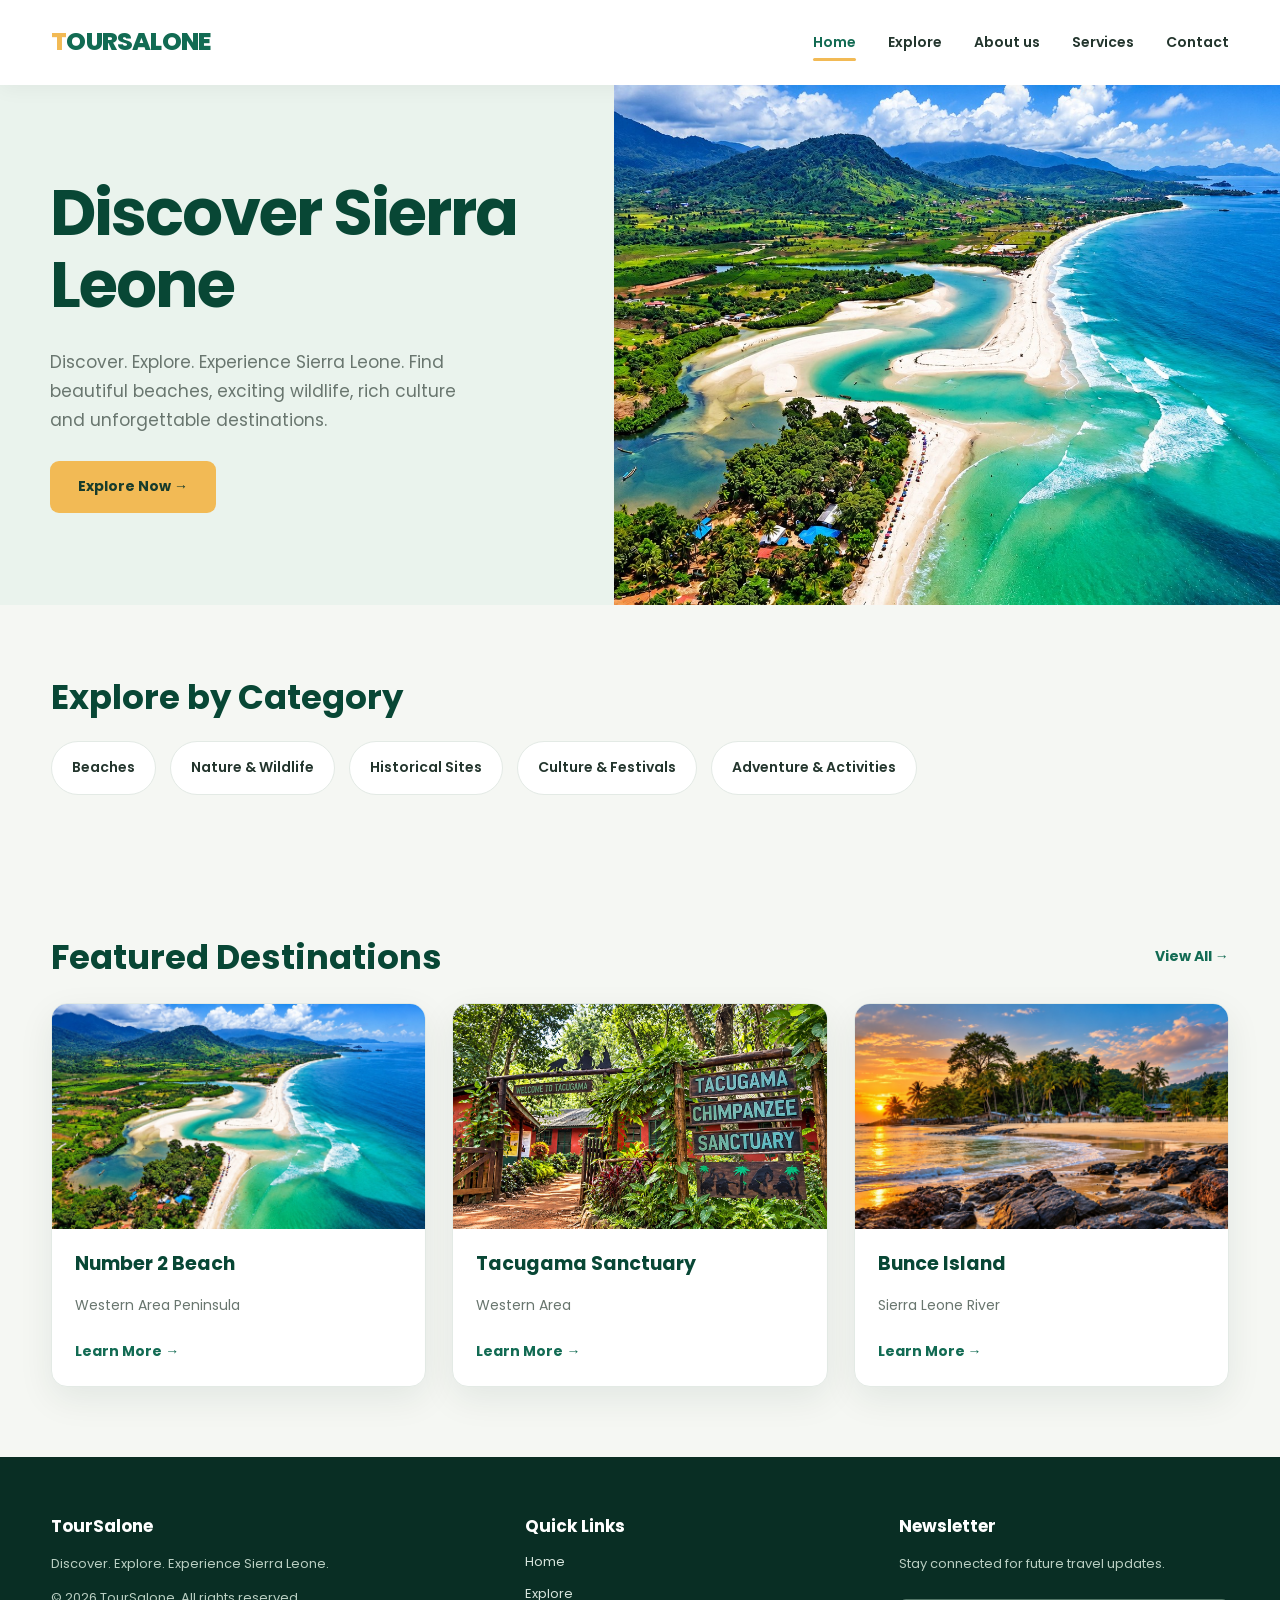
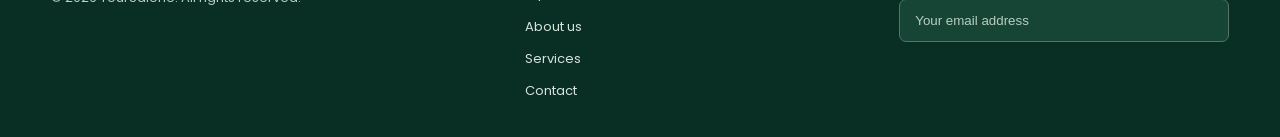
<file: index.html>
<!DOCTYPE html>
<html lang="en">

<head>
  <meta charset="UTF-8">
  <meta name="viewport" content="width=device-width, initial-scale=1.0">

  <title>TourSalone | Discover Sierra Leone</title>

  <!-- We use Poppins to give the website a clean, modern look. -->
  <link rel="preconnect" href="https://fonts.googleapis.com">
  <link rel="preconnect" href="https://fonts.gstatic.com" crossorigin>

  <link href="https://fonts.googleapis.com/css2?family=Poppins:wght@400;500;600;700;800&display=swap" rel="stylesheet">

  <link rel="stylesheet" href="style.css">
</head>

<body>


  <!--  NAVIGATION HEADER-->

  <header>
    <div class="container navbar">

      <a class="logo" href="index.html">
        TOURSALONE
      </a>

      <nav aria-label="Main navigation">

        <a class="active" href="index.html" aria-current="page">
          Home
        </a>

        <a href="explore.html">
          Explore
        </a>

        <a href="about.html">
          About us
        </a>

        <a href="services.html">
          Services</a>
        <a href="contact.html">
          Contact
        </a>

      </nav>
    </div>
  </header>


  <!-- Everything between main tags is the main
       information visitors came to see. -->
  <main>

    <!-- HOME HERO SECTION-->

    <section class="home-hero" aria-labelledby="hero-title">

      <div class="hero-text">

        <h1 id="hero-title">
          Discover Sierra Leone
        </h1>

        <p>
          Discover. Explore. Experience Sierra Leone.
          Find beautiful beaches, exciting wildlife,
          rich culture and unforgettable destinations.
        </p>

        <!-- This button opens our Explore page. -->
        <a class="btn" href="explore.html">
          Explore Now →
        </a>

      </div>

      <!-- hero image. -->
      <div class="hero-image">

        <img src="images/number2.jpg" >

      </div>

    </section>


    <!--  EXPLORE BY CATEGORY-->

    <section class="categories-section" aria-labelledby="category-title">

      <div class="container">

        <h2 class="section-title" id="category-title">
          Explore by Category
        </h2>

        <div class="category-row">

          <!-- Each category points to its matching
               section on the Explore page. -->

          <a class="category-link" href="explore.html#beaches">
            Beaches
          </a>

          <a class="category-link" href="explore.html#wildlife">
            Nature &amp; Wildlife
          </a>

          <a class="category-link" href="explore.html#history">
            Historical Sites
          </a>

          <a class="category-link" href="explore.html#culture">
            Culture &amp; Festivals
          </a>

          <a class="category-link" href="explore.html#adventure">
            Adventure &amp; Activities
          </a>

        </div>

      </div>
    </section>


    <!-- FEATURED DESTINATIONS-->

    <section class="featured-section" aria-labelledby="featured-title">

      <div class="container">
        <div class="featured-heading">

          <h2 class="section-title" id="featured-title">
            Featured Destinations
          </h2>

          <!-- Visitors can open the full destination list. -->
          <a class="view-all" href="explore.html">
            View All →
          </a>

        </div>


        <div class="destination-grid">

          <!-- DESTINATION 1: NUMBER TWO BEACH -->

          <article class="destination-card">

            <img src="images/number2.jpg" alt="Number 2 Beach with white sand and turquoise water" loading="lazy">

            <div class="destination-info">

              <h3>
                Number 2 Beach
              </h3>

              <p>
                Western Area Peninsula
              </p>

              <!-- This link needs a matching ID
                   inside explore.html. -->
              <a href="explore.html#river-number-two">
                Learn More →
              </a>

            </div>

          </article>


          <!--TACUGAMA SANCTUARY -->

          <article class="destination-card">

            <img src="images/tacugama.jpg" alt="Entrance to Tacugama Chimpanzee Sanctuary" loading="lazy">

            <div class="destination-info">

              <h3>
                Tacugama Sanctuary
              </h3>

              <p>
                Western Area
              </p>

              <a href="explore.html#tacugama">
                Learn More →
              </a>

            </div>

          </article>


          <!-- DESTINATION 3: BUNCE ISLAND -->

          <article class="destination-card">

            <img src="images/bunce-island.jpg" alt="Historic Bunce Island in Sierra Leone" loading="lazy">

            <div class="destination-info">

              <h3>
                Bunce Island
              </h3>

              <p>
                Sierra Leone River
              </p>

              <a href="explore.html#bunce-island">
                Learn More →
              </a>

            </div>

          </article>

        </div>

      </div>
    </section>

  </main>


  <!--FOOTER-->

  <footer>

    <div class="container footer-grid">

      <div class="footer-brand">

        <strong>
          TourSalone
        </strong>

        <p class="footer-note">
          Discover. Explore. Experience Sierra Leone.
        </p>

        <p class="footer-note">
          © 2026 TourSalone. All rights reserved.
        </p>

      </div>


      <!-- Second column: links to the other pages. -->
      <div class="footer-links">

        <strong>
          Quick Links
        </strong>

        <a href="index.html">Home</a>
        <a href="explore.html">Explore</a>
        <a href="about.html">About us</a>
        <a href="services.html">Services</a>
        <a href="contact.html">Contact</a>

      </div>


      <!-- Third column: newsletter preview. We have not connected this to a database
           or email service, so the input is disabled.
           This avoids making visitors think their
           email address has been submitted. -->
      <div class="newsletter">

        <strong>
          Newsletter
        </strong>

        <p class="footer-note">
          Stay connected for future travel updates.
        </p>

        <input type="email" placeholder="Your email address" aria-label="Newsletter email address" disabled>


      </div>

    </div>

  </footer>

</body>

</html>
</file>
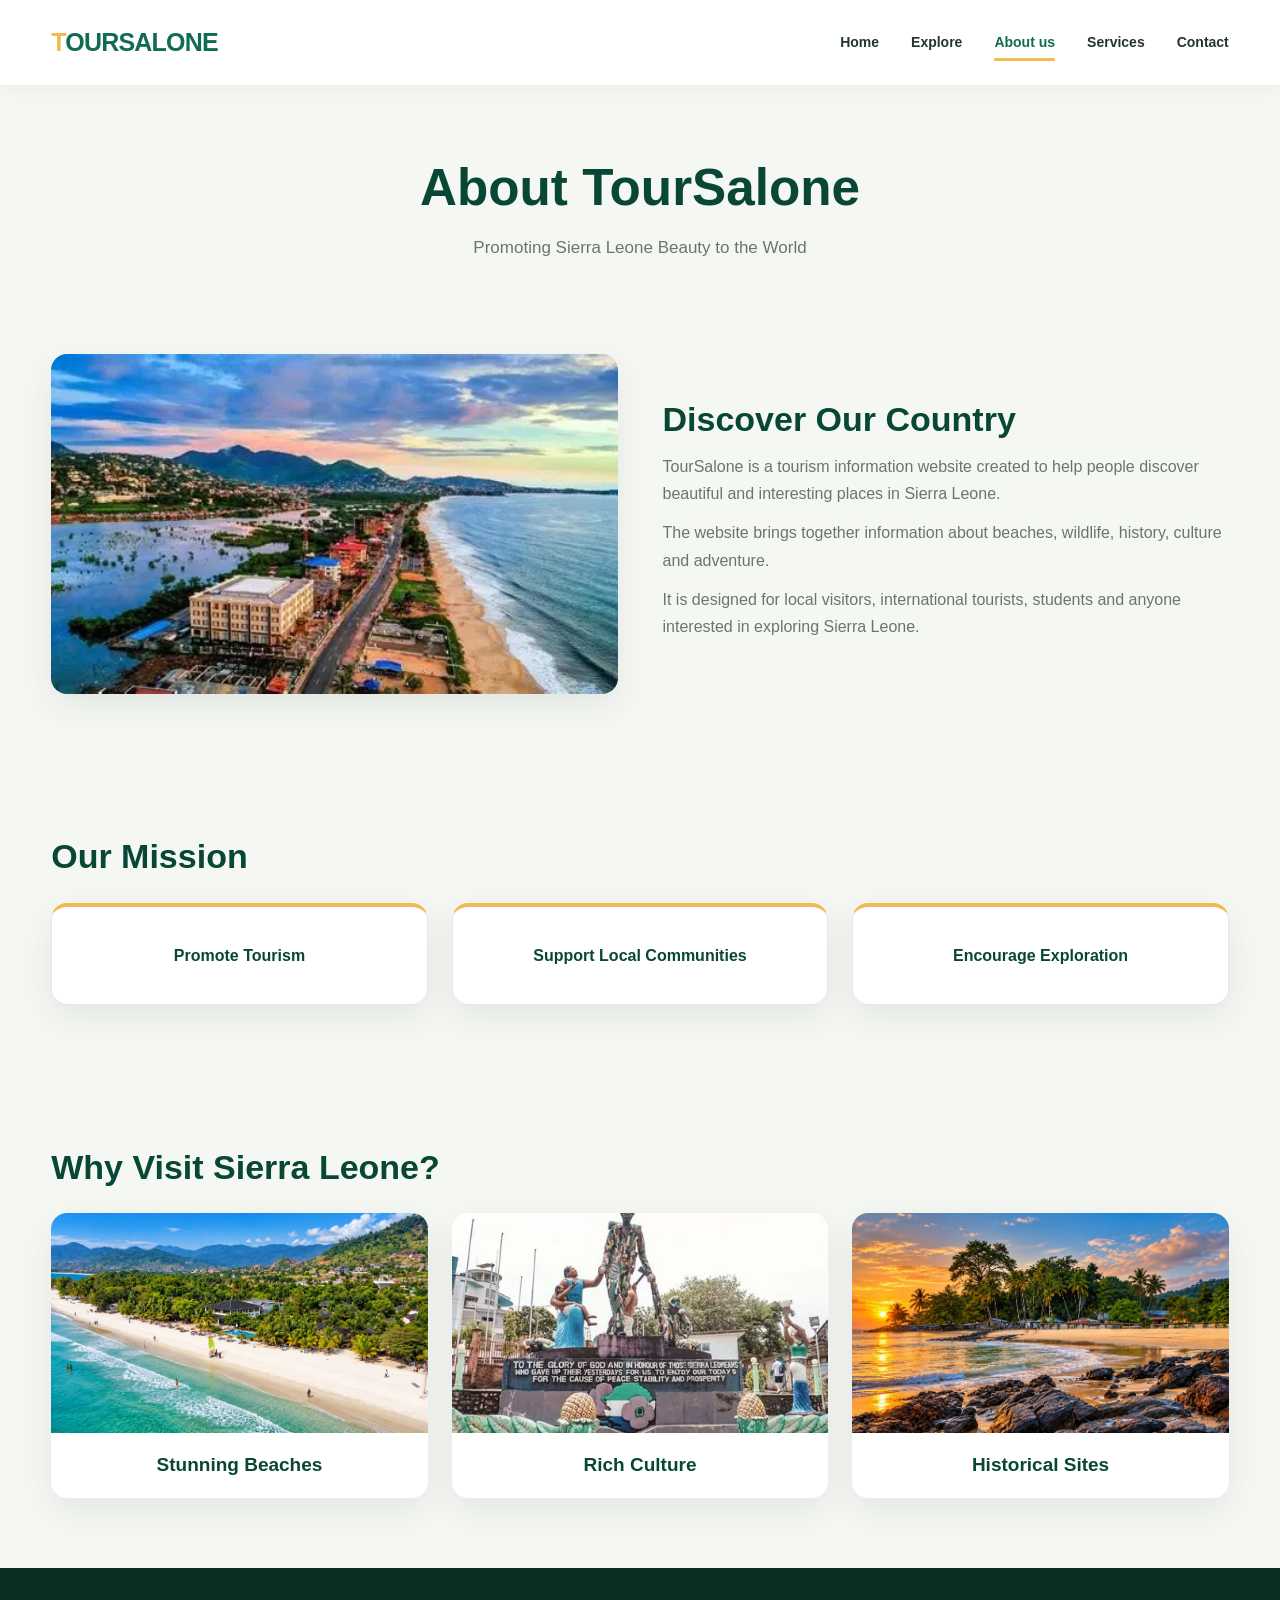
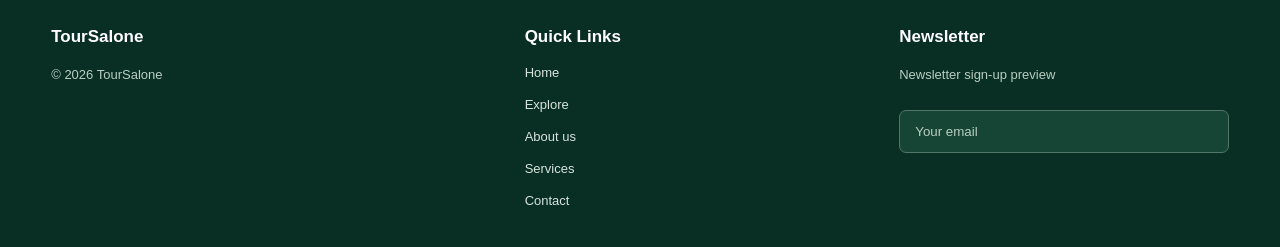
<file: about.html>
<!DOCTYPE html>
<html lang="en">
<head>
  <meta charset="UTF-8">
  <meta name="viewport" content="width=device-width, initial-scale=1.0">
  <title>About Us | TourSalone</title>
  <link rel="stylesheet" href="style.css">
</head>
<body>

  <header>
    <div class="container navbar">
      <a class="logo" href="index.html">TOURSALONE</a>
      <nav aria-label="Main navigation">
        <a href="index.html">Home</a>
        <a href="explore.html">Explore</a>
        <a class="active" href="about.html">About us</a>
        <a href="services.html">Services</a>
        <a href="contact.html">Contact</a>
      </nav>
    </div>
  </header>

  <main>
    <div class="container">
      <div class="about-intro">
        <h1>About TourSalone</h1>
        <p>Promoting Sierra Leone Beauty to the World</p>
      </div>

      <section>
        <div class="about-layout">
          <img src="images/freetown.jpg"
               alt="Beautiful scenery in Sierra Leone">

          <div>
            <h2>Discover Our Country</h2>
            <p>
              TourSalone is a tourism information website created
              to help people discover beautiful and interesting
              places in Sierra Leone.
            </p>
            <p>
              The website brings together information about beaches,
              wildlife, history, culture and adventure.
            </p>
            <p>
              It is designed for local visitors, international
              tourists, students and anyone interested in exploring
              Sierra Leone.
            </p>
          </div>
        </div>
      </section>

      <!-- Mission section -->
      <section>
        <h2 class="section-title">Our Mission</h2>

        <div class="mission-grid">
          <div class="mission-box">Promote Tourism</div>
          <div class="mission-box">Support Local Communities</div>
          <div class="mission-box">Encourage Exploration</div>
        </div>
      </section>

      <!-- Three reasons shown in the wireframe -->
      <section>
        <h2 class="section-title">Why Visit Sierra Leone?</h2>

        <div class="reasons-grid">
          <article class="reason-card">
            <img src="images/token-beach.jpg"
                 alt="Sierra Leone beach">
            <h3>Stunning Beaches</h3>
          </article>

          <article class="reason-card">
            <img src="images/culture.webp"
                 alt="Sierra Leone culture">
            <h3>Rich Culture</h3>
          </article>

          <article class="reason-card">
            <img src="images/bunce-island.jpg"
                 alt="Historical attraction">
            <h3>Historical Sites</h3>
          </article>
        </div>
      </section>
    </div>
  </main>

  <footer>
    <div class="container footer-grid">
      <div><strong>TourSalone</strong><p class="footer-note">© 2026 TourSalone</p></div>
      <div class="footer-links">
        <strong>Quick Links</strong>
        <a href="index.html">Home</a>
        <a href="explore.html">Explore</a>
        <a href="about.html">About us</a>
        <a href="services.html">Services</a>
        <a href="contact.html">Contact</a>
      </div>
      <div class="newsletter">
        <strong>Newsletter</strong>
        <p class="footer-note">Newsletter sign-up preview</p>
        <input type="email" placeholder="Your email" aria-label="Newsletter email" disabled>
      </div>
    </div>
  </footer>

</body>
</html>
</file>
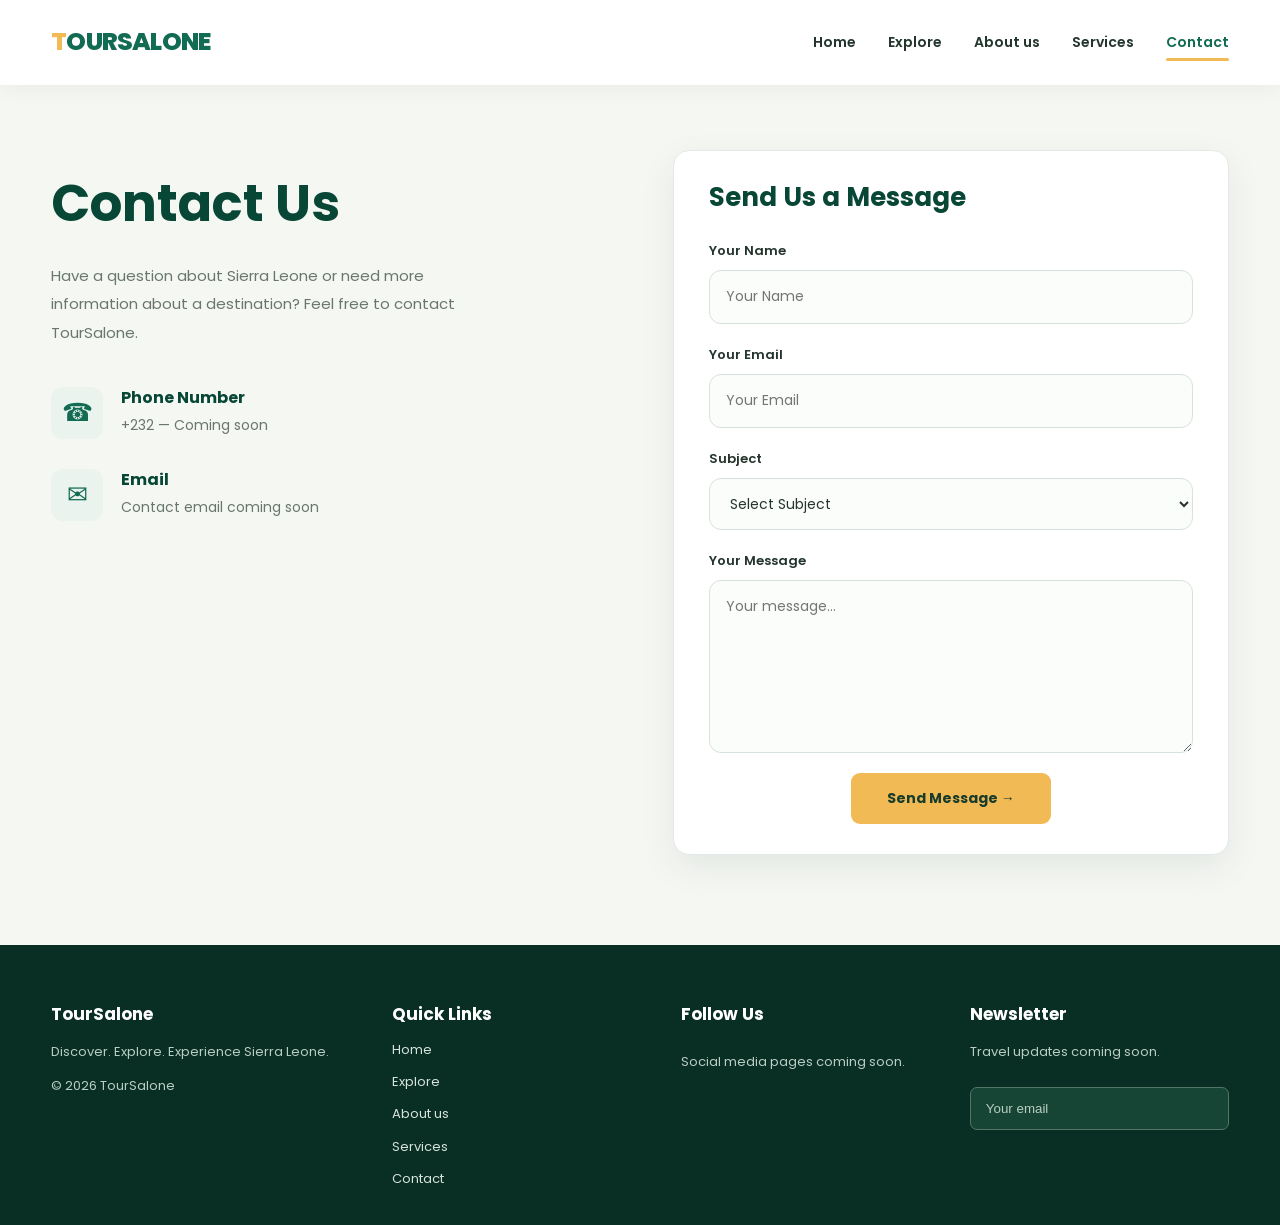
<file: contact.html>
<!DOCTYPE html>
<html lang="en">

<head>
  <meta charset="UTF-8">
  <meta name="viewport" content="width=device-width, initial-scale=1.0">

  <title>Contact Us | TourSalone</title>

  <!-- The font and stylesheet used across our website. -->
  <link rel="preconnect" href="https://fonts.googleapis.com">
  <link rel="preconnect" href="https://fonts.gstatic.com" crossorigin>
  <link href="https://fonts.googleapis.com/css2?family=Poppins:wght@400;500;600;700&display=swap" rel="stylesheet">

  <link rel="stylesheet" href="style.css">
</head>

<body>

  <!-- The same navigation is used on all our pages. -->
  <header>
    <div class="container navbar">

      <a href="index.html" class="logo">TOURSALONE</a>

      <nav aria-label="Main navigation">
        <a href="index.html">Home</a>
        <a href="explore.html">Explore</a>
        <a href="about.html">About us</a>
        <a href="services.html">Services</a>
        <a href="contact.html" class="active" aria-current="page">Contact</a>
      </nav>

    </div>
  </header>

  <main>

    <!-- Our contact page has two columns, just as
         shown in the original wireframe. -->
    <section class="contact-wireframe-section">

      <div class="container contact-wireframe-layout">

        <!-- LEFT SIDE: Contact details -->
        <div class="contact-wireframe-info">

          <h1>Contact Us</h1>

          <p class="contact-wireframe-description">
            Have a question about Sierra Leone or need
            more information about a destination?
            Feel free to contact TourSalone.
          </p>

          <!-- We will add the complete phone number
               when it is available. -->
          <div class="contact-wireframe-item">
            <span class="contact-wireframe-icon" aria-hidden="true">☎</span>

            <div>
              <h3>Phone Number</h3>
              <p>+232 — Coming soon</p>
            </div>
          </div>

          <!-- Visitors can use the form to send an
               enquiry until our public email is ready. -->
          <div class="contact-wireframe-item">
            <span class="contact-wireframe-icon" aria-hidden="true">✉</span>

            <div>
              <h3>Email</h3>
              <p>Contact email coming soon</p>
            </div>
          </div>

        </div>

        <!-- RIGHT SIDE: Message form

             We use FormSubmit so the form can send
             messages without JavaScript.

             Replace YOUR_EMAIL@example.com with the
             email address receiving the messages. -->
        <div class="contact-wireframe-form-box">

          <h2>Send Us a Message</h2>

          <form
            class="contact-wireframe-form"
            action="https://formsubmit.co/YOUR_EMAIL@example.com"
            method="POST"
          >

            <!-- These settings help FormSubmit
                 organise and protect our messages. -->
            <input
              type="hidden"
              name="_subject"
              value="New TourSalone Contact Message"
            >

            <input
              type="hidden"
              name="_captcha"
              value="true"
            >

            <!-- Visitor's name -->
            <label for="visitor-name">Your Name</label>

            <input
              type="text"
              id="visitor-name"
              name="name"
              placeholder="Your Name"
              required
            >

            <!-- Email helps us reply to the visitor.
                 This is an extra field added for usability. -->
            <label for="visitor-email">Your Email</label>

            <input
              type="email"
              id="visitor-email"
              name="email"
              placeholder="Your Email"
              required
            >

            <!-- Subject dropdown from our wireframe -->
            <label for="visitor-subject">Subject</label>

            <select
              id="visitor-subject"
              name="subject"
              required
            >
              <option value="" disabled selected>
                Select Subject
              </option>

              <option value="Destination Information">
                Destination Information
              </option>

              <option value="Travel Planning">
                Travel Planning
              </option>

              <option value="Accommodation">
                Accommodation
              </option>

              <option value="General Enquiry">
                General Enquiry
              </option>
            </select>

            <!-- Visitors write their questions here. -->
            <label for="visitor-message">Your Message</label>

            <textarea
              id="visitor-message"
              name="message"
              rows="6"
              placeholder="Your message..."
              required
            ></textarea>

            <!-- FormSubmit handles the submission and
                 displays its confirmation afterwards. -->
            <button type="submit" class="btn contact-send-btn">
              Send Message →
            </button>

          </form>

        </div>

      </div>

    </section>

  </main>

  <!-- Four footer sections from the wireframe. -->
  <footer>
    <div class="container contact-footer-grid">

      <div>
        <strong>TourSalone</strong>
        <p class="footer-note">
          Discover. Explore. Experience Sierra Leone.
        </p>
        <p class="footer-note">© 2026 TourSalone</p>
      </div>

      <div class="footer-links">
        <strong>Quick Links</strong>
        <a href="index.html">Home</a>
        <a href="explore.html">Explore</a>
        <a href="about.html">About us</a>
        <a href="services.html">Services</a>
        <a href="contact.html">Contact</a>
      </div>

      <div class="footer-links">
        <strong>Follow Us</strong>
        <p class="footer-note">
          Social media pages coming soon.
        </p>
      </div>

      <div class="newsletter">
        <strong>Newsletter</strong>
        <p class="footer-note">
          Travel updates coming soon.
        </p>

        <input
          type="email"
          placeholder="Your email"
          aria-label="Newsletter email"
          disabled
        >
      </div>

    </div>
  </footer>

</body>
</html>
</file>
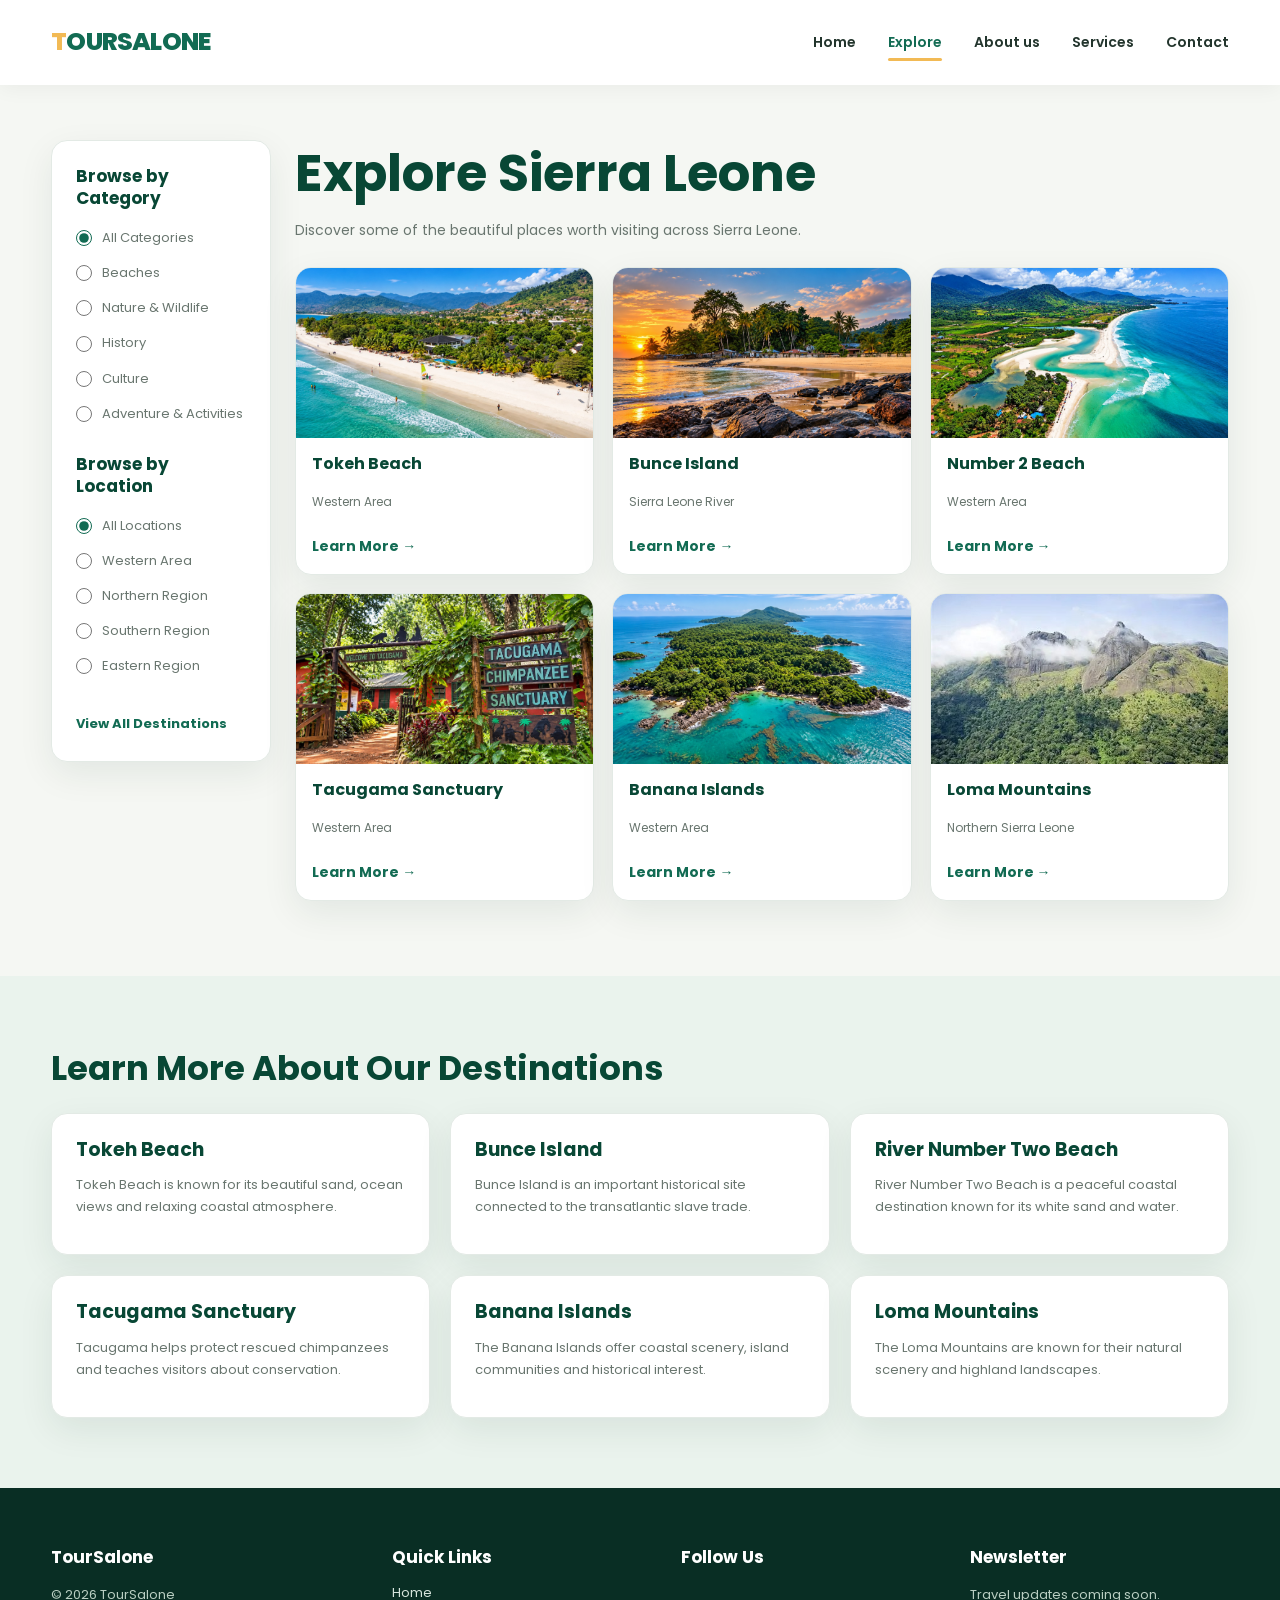
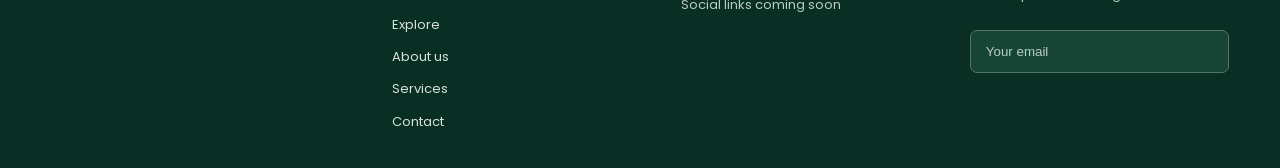
<file: explore.html>
<!DOCTYPE html>
<html lang="en">

<head>
  <meta charset="UTF-8">
  <meta name="viewport" content="width=device-width, initial-scale=1.0">

  <title>Explore Sierra Leone | TourSalone</title>

  <!-- This font is used throughout our website. -->
  <link rel="preconnect" href="https://fonts.googleapis.com">
  <link rel="preconnect" href="https://fonts.gstatic.com" crossorigin>

  <link href="https://fonts.googleapis.com/css2?family=Poppins:wght@400;500;600;700;800&display=swap" rel="stylesheet">

  <link rel="stylesheet" href="style.css">
</head>

<body>

  <!--Navigation Header -->
  <header>
    <div class="container navbar">

      <a class="logo" href="index.html">TOURSALONE</a>

      <nav aria-label="Main navigation">
        <a href="index.html">Home</a>
        <a class="active" href="explore.html" aria-current="page">Explore</a>
        <a href="about.html">About us</a>
        <a href="services.html">Services</a>
        <a href="contact.html">Contact</a>
      </nav>

    </div>
  </header>


  <main>


    <section class="explore-section">

      <div class="container explore-layout">


        <!-- FILTER SIDEBAR -->

        <aside class="sidebar">

          <h2 class="filter-title">Browse by Category</h2>

          <div class="filter-group">

            <label>
              <input type="radio" name="category" id="cat-all" checked>
              All Categories
            </label>

            <label>
              <input type="radio" name="category" id="cat-beaches">
              Beaches
            </label>

            <label>
              <input type="radio" name="category" id="cat-wildlife">
              Nature &amp; Wildlife
            </label>

            <label>
              <input type="radio" name="category" id="cat-history">
              History
            </label>

            <label>
              <input type="radio" name="category" id="cat-culture">
              Culture
            </label>

            <label>
              <input type="radio" name="category" id="cat-adventure">
              Adventure &amp; Activities
            </label>

          </div>


          <h2 class="filter-title">Browse by Location</h2>

          <div class="filter-group">

            <label>
              <input type="radio" name="location" id="loc-all" checked>
              All Locations
            </label>

            <label>
              <input type="radio" name="location" id="loc-western">
              Western Area
            </label>

            <label>
              <input type="radio" name="location" id="loc-northern">
              Northern Region
            </label>

            <label>
              <input type="radio" name="location" id="loc-southern">
              Southern Region
            </label>

            <label>
              <input type="radio" name="location" id="loc-eastern">
              Eastern Region
            </label>

          </div>

          <!-- Reloading Explore clears the selected filters. -->
          <a href="explore.html" class="filter-reset">
            View All Destinations
          </a>

        </aside>


        <!-- MAIN DESTINATION AREA -->
        <div class="explore-content">

          <h1 class="explore-page-title">Explore Sierra Leone</h1>

          <p class="explore-subtitle">
            Discover some of the beautiful places worth
            visiting across Sierra Leone.
          </p>

          <!-- These IDs connect the category links on
               our homepage to the Explore page. -->
          <div class="category-anchors" aria-hidden="true">
            <span id="beaches"></span>
            <span id="wildlife"></span>
            <span id="history"></span>
            <span id="culture"></span>
            <span id="adventure"></span>
          </div>


          <!-- Destination . -->
          <div class="destination-grid">

            <!-- DESTINATION 1: TOKEH BEACH -->
            <article class="destination-card" id="tokeh-beach" data-category="beaches" data-location="western">

              <img src="images/token-beach.jpg" alt="Tokeh Beach in Sierra Leone" loading="lazy">

              <div class="destination-info">
                <h3>Tokeh Beach</h3>
                <p>Western Area</p>

                <a href="#tokeh-details">Learn More →</a>
              </div>

            </article>


            <!-- DESTINATION 2: BUNCE ISLAND -->
            <article class="destination-card" id="bunce-island" data-category="history" data-location="northern">

              <img src="images/bunce-island.jpg" alt="Historic Bunce Island" loading="lazy">

              <div class="destination-info">
                <h3>Bunce Island</h3>
                <p>Sierra Leone River</p>

                <a href="#bunce-details">Learn More →</a>
              </div>

            </article>


            <!-- DESTINATION 3: NUMBER TWO BEACH -->
            <article class="destination-card" id="river-number-two" data-category="beaches" data-location="western">

              <img src="images/number2.jpg" alt="River Number Two Beach" loading="lazy">

              <div class="destination-info">
                <h3>Number 2 Beach</h3>
                <p>Western Area</p>

                <a href="#river-details">Learn More →</a>
              </div>

            </article>


            <!-- DESTINATION 4: TACUGAMA -->
            <article class="destination-card" id="tacugama" data-category="wildlife" data-location="western">

              <img src="images/tacugama.jpg" alt="Tacugama Chimpanzee Sanctuary" loading="lazy">

              <div class="destination-info">
                <h3>Tacugama Sanctuary</h3>
                <p>Western Area</p>

                <a href="#tacugama-details">Learn More →</a>
              </div>

            </article>


            <!-- DESTINATION 5: BANANA ISLANDS -->
            <article class="destination-card" id="banana-islands" data-category="beaches adventure history"
              data-location="western">

              <img src="images/banana-island.jpg" alt="Banana Islands coastline" loading="lazy">

              <div class="destination-info">
                <h3>Banana Islands</h3>
                <p>Western Area</p>

                <a href="#banana-details">Learn More →</a>
              </div>

            </article>


            <!--  LOMA MOUNTAINS -->
            <article class="destination-card" id="loma-mountains" data-category="wildlife adventure"
              data-location="northern">

              <img src="images/loma-mountain.jpg" alt="Loma Mountains in Sierra Leone" loading="lazy">

              <div class="destination-info">
                <h3>Loma Mountains</h3>
                <p>Northern Sierra Leone</p>

                <a href="#loma-details">Learn More →</a>
              </div>

            </article>

          </div>

          <!-- This message appears for the empty Culture category, or when no location matches. -->
          <div class="no-results">
            <h3>No destinations found</h3>
            <p>Try choosing another category or location.</p>
          </div>

        </div>

      </div>
    </section>


    <!-- DESTINATION DETAILS -->

    <section class="destination-details-section">
      <div class="container">

        <h2 class="section-title">Learn More About Our Destinations</h2>

        <div class="details-grid">

          <article class="detail-box" id="tokeh-details">
            <h3>Tokeh Beach</h3>
            <p>
              Tokeh Beach is known for its beautiful sand,
              ocean views and relaxing coastal atmosphere.
            </p>
          </article>

          <article class="detail-box" id="bunce-details">
            <h3>Bunce Island</h3>
            <p>
              Bunce Island is an important historical site
              connected to the transatlantic slave trade.
            </p>
          </article>

          <article class="detail-box" id="river-details">
            <h3>River Number Two Beach</h3>
            <p>
              River Number Two Beach is a peaceful coastal
              destination known for its white sand and water.
            </p>
          </article>

          <article class="detail-box" id="tacugama-details">
            <h3>Tacugama Sanctuary</h3>
            <p>
              Tacugama helps protect rescued chimpanzees
              and teaches visitors about conservation.
            </p>
          </article>

          <article class="detail-box" id="banana-details">
            <h3>Banana Islands</h3>
            <p>
              The Banana Islands offer coastal scenery,
              island communities and historical interest.
            </p>
          </article>

          <article class="detail-box" id="loma-details">
            <h3>Loma Mountains</h3>
            <p>
              The Loma Mountains are known for their
              natural scenery and highland landscapes.
            </p>
          </article>

        </div>

      </div>
    </section>

  </main>


  <!-- FOOTER -->
  <footer>
    <div class="container explore-footer-grid">

      <div>
        <strong>TourSalone</strong>
        <p class="footer-note">
          © 2026 TourSalone
        </p>
      </div>

      <div class="footer-links">
        <strong>Quick Links</strong>
        <a href="index.html">Home</a>
        <a href="explore.html">Explore</a>
        <a href="about.html">About us</a>
        <a href="services.html">Services</a>
        <a href="contact.html">Contact</a>
      </div>

      <div class="footer-links">
        <strong>Follow Us</strong>
        <span class="footer-note">Social links coming soon</span>
      </div>

      <div class="newsletter">
        <strong>Newsletter</strong>
        <p class="footer-note">Travel updates coming soon.</p>

        <input type="email" placeholder="Your email" aria-label="Newsletter email" disabled>
      </div>

    </div>
  </footer>

</body>

</html>
</file>
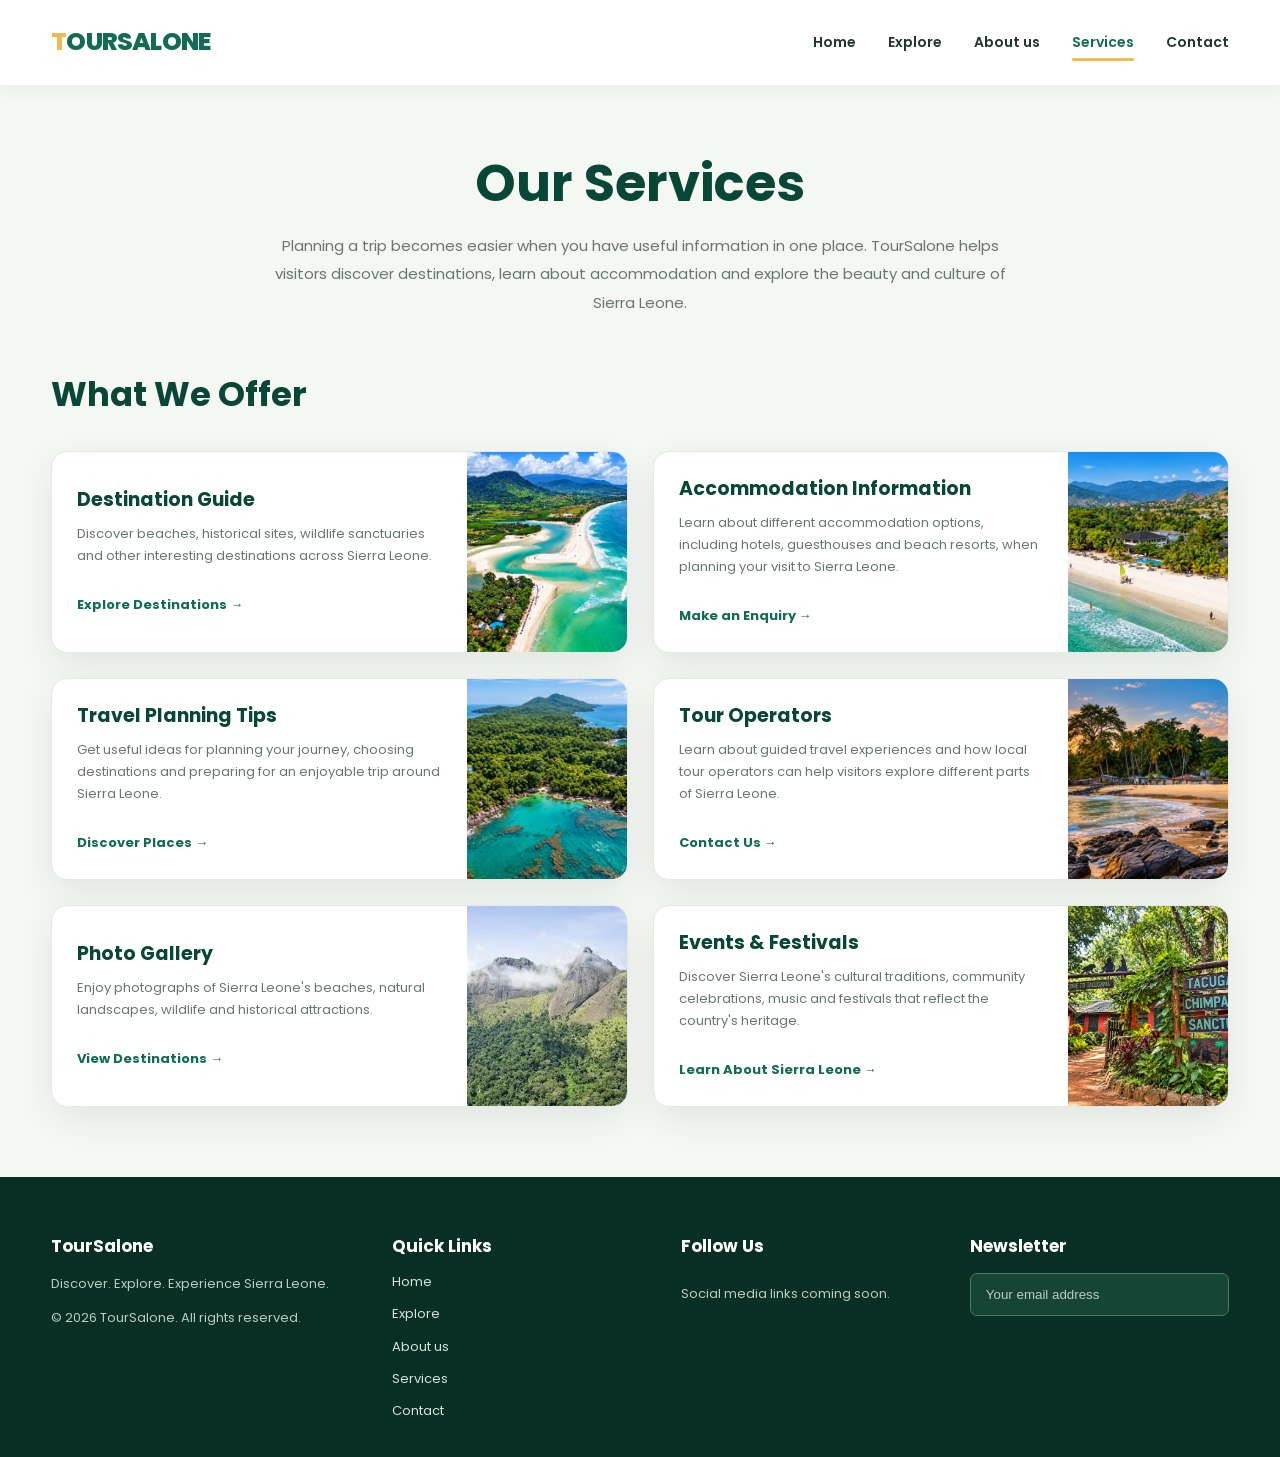
<file: services.html>
<!DOCTYPE html>
<html lang="en">

<head>
  <meta charset="UTF-8">

  <!-- This helps our website fit phones, tablets and computers. -->
  <meta name="viewport" content="width=device-width, initial-scale=1.0">

  <title>Our Services | TourSalone</title>

  <!-- A short description of what this page offers. -->
  <meta name="description" content="Discover the tourism information and travel services available on TourSalone.">

  <!-- We use Poppins to keep the text clean and easy to read. -->
  <link rel="preconnect" href="https://fonts.googleapis.com">
  <link rel="preconnect" href="https://fonts.gstatic.com" crossorigin>

  <link href="https://fonts.googleapis.com/css2?family=Poppins:wght@400;500;600;700;800&display=swap" rel="stylesheet">

  <!-- All our website pages use the same CSS file. -->
  <link rel="stylesheet" href="style.css">

</head>

<body>

  <!--NAVIGATION HEADER -->

  <header>

    <div class="container navbar">

      <a class="logo" href="index.html">
        TOURSALONE
      </a>

      <nav aria-label="Main navigation">

        <a href="index.html">Home</a>

        <a href="explore.html">Explore</a>

        <a href="about.html">About us</a>

        <a href="services.html" class="active" aria-current="page">
          Services
        </a>

        <a href="contact.html">Contact</a>

      </nav>

    </div>

  </header>


  <main>

    <!-- PAGE INTRODUCTION-->

    <section class="services-intro">

      <div class="container">

        <h1>Our Services</h1>

        <p>
          Planning a trip becomes easier when you have
          useful information in one place. TourSalone
          helps visitors discover destinations, learn
          about accommodation and explore the beauty
          and culture of Sierra Leone.
        </p>

      </div>

    </section>

    <!--  SERVICES SECTION -->

    <section class="services-section">

      <div class="container">

        <h2 class="section-title">
          What We Offer
        </h2>

        <div class="services-grid">


          <!-- SERVICE 1: DESTINATION GUIDE -->

          <article class="service-card">

            <div class="service-card-content">

              <h3>Destination Guide</h3>

              <p>
                Discover beaches, historical sites,
                wildlife sanctuaries and other
                interesting destinations across
                Sierra Leone.
              </p>

              <a href="explore.html" class="service-link">
                Explore Destinations →
              </a>

            </div>

            <img src="images/number2.jpg" alt="River Number Two Beach in Sierra Leone" loading="lazy">

          </article>


          <!-- SERVICE 2: ACCOMMODATION INFORMATION -->

          <article class="service-card">

            <div class="service-card-content">

              <h3>Accommodation Information</h3>

              <p>
                Learn about different accommodation
                options, including hotels, guesthouses
                and beach resorts, when planning
                your visit to Sierra Leone.
              </p>

              <a href="contact.html" class="service-link">
                Make an Enquiry →
              </a>

            </div>

            <img src="images/token-beach.jpg" alt="Beautiful coastal destination near Tokeh" loading="lazy">

          </article>


          <!-- SERVICE 3: TRAVEL PLANNING TIPS -->

          <article class="service-card">

            <div class="service-card-content">

              <h3>Travel Planning Tips</h3>

              <p>
                Get useful ideas for planning your
                journey, choosing destinations and
                preparing for an enjoyable trip
                around Sierra Leone.
              </p>

              <a href="explore.html" class="service-link">
                Discover Places →
              </a>

            </div>

            <img src="images/banana-island.jpg" alt="Scenic coastline of the Banana Islands" loading="lazy">

          </article>


          <!-- SERVICE 4: TOUR OPERATORS -->

          <article class="service-card">

            <div class="service-card-content">

              <h3>Tour Operators</h3>

              <p>
                Learn about guided travel experiences
                and how local tour operators can help
                visitors explore different parts
                of Sierra Leone.
              </p>

              <a href="contact.html" class="service-link">
                Contact Us →
              </a>

            </div>

            <img src="images/bunce-island.jpg" alt="Historic Bunce Island in Sierra Leone" loading="lazy">

          </article>


          <!-- SERVICE 5: PHOTO GALLERY -->

          <article class="service-card">

            <div class="service-card-content">

              <h3>Photo Gallery</h3>

              <p>
                Enjoy photographs of Sierra Leone's
                beaches, natural landscapes, wildlife
                and historical attractions.
              </p>

              <a href="explore.html" class="service-link">
                View Destinations →
              </a>

            </div>

            <img src="images/loma-mountain.jpg" alt="Natural scenery of the Loma Mountains" loading="lazy">

          </article>


          <!-- SERVICE 6: EVENTS AND FESTIVALS. -->

          <article class="service-card">

            <div class="service-card-content">

              <h3>Events &amp; Festivals</h3>

              <p>
                Discover Sierra Leone's cultural
                traditions, community celebrations,
                music and festivals that reflect
                the country's heritage.
              </p>

              <a href="about.html" class="service-link">
                Learn About Sierra Leone →
              </a>

            </div>

            <img src="images/tacugama.jpg" alt="Natural scenery in Sierra Leone" loading="lazy">

          </article>

        </div>

      </div>

    </section>

  </main>


  <!-- FOOTER-->

  <footer>

    <div class="container services-footer-grid">

      <!-- Website information -->
      <div>

        <strong>TourSalone</strong>

        <p class="footer-note">
          Discover. Explore. Experience Sierra Leone.
        </p>

        <p class="footer-note">
          © 2026 TourSalone. All rights reserved.
        </p>

      </div>


      <!-- Links to our five website pages -->
      <div class="footer-links">

        <strong>Quick Links</strong>

        <a href="index.html">Home</a>

        <a href="explore.html">Explore</a>

        <a href="about.html">About us</a>

        <a href="services.html">Services</a>

        <a href="contact.html">Contact</a>

      </div>


      <!-- Social media links can be added later. -->
      <div class="footer-links">

        <strong>Follow Us</strong>

        <p class="footer-note">
          Social media links coming soon.
        </p>

      </div>


      <!-- Newsletter is only a design preview.
           We have not connected it to a database. -->
      <div class="newsletter">

        <strong>Newsletter</strong>



        <input type="email" placeholder="Your email address" aria-label="Newsletter email address" disabled>

      </div>

    </div>

  </footer>

</body>

</html>
</file>
<file: style.css>
/* WEBSITE COLOURS */

:root {
  --primary: #126b53;
  --primary-dark: #084735;
  --accent: #f2ba55;
  --background: #f5f7f3;
  --white: #ffffff;
  --text: #23352d;
  --muted: #69766f;
  --border: #e3eae5;
  --shadow: 0 12px 35px rgba(10, 57, 40, 0.08);
  --radius: 16px;
}


/* BASIC PAGE SETTINGS */

* {
  margin: 0;
  padding: 0;
  box-sizing: border-box;
}

html {
  scroll-behavior: smooth;
}

body {
  font-family: "Poppins", Arial, sans-serif;
  background: var(--background);
  color: var(--text);
  line-height: 1.7;
}

a {
  color: inherit;
  text-decoration: none;
  transition: 0.25s ease;
}

img {
  display: block;
  max-width: 100%;
}

.container {
  width: min(1180px, 92%);
  margin: auto;
}

main {
  min-height: 70vh;
}

section {
  padding: 70px 0;
}

h1,
h2,
h3 {
  line-height: 1.3;
  font-weight: 700;
}

h1 {
  font-size: clamp(32px, 4vw, 52px);
}

h2 {
  font-size: clamp(24px, 3vw, 34px);
}

h3 {
  font-size: 19px;
}

p {
  color: var(--muted);
  margin: 12px 0;
}

.section-title {
  color: var(--primary-dark);
  margin-bottom: 22px;
}

[id] {
  scroll-margin-top: 120px;
}

/* Make keyboard navigation easier to follow. */
a:focus-visible,
button:focus-visible,
input:focus-visible,
select:focus-visible,
textarea:focus-visible {
  outline: 3px solid var(--accent);
  outline-offset: 3px;
}


/* HEADER AND NAVIGATION */

header {
  background: var(--white);
  position: sticky;
  top: 0;
  z-index: 100;
  box-shadow: 0 3px 20px rgba(0, 0, 0, 0.05);
}

.navbar {
  min-height: 85px;
  display: flex;
  align-items: center;
  justify-content: space-between;
  gap: 25px;
}

.logo {
  color: var(--primary);
  font-size: 25px;
  font-weight: 800;
  letter-spacing: -0.8px;
}

.logo::first-letter {
  color: var(--accent);
}

nav {
  display: flex;
  align-items: center;
  flex-wrap: wrap;
  gap: 32px;
}

nav a {
  position: relative;
  padding: 8px 0;
  font-size: 14px;
  font-weight: 600;
}

nav a:hover,
nav a.active {
  color: var(--primary);
}

/* Highlight the page the visitor is viewing. */
nav a.active::after {
  content: "";
  position: absolute;
  left: 0;
  bottom: 1px;
  width: 100%;
  height: 3px;
  background: var(--accent);
  border-radius: 5px;
}


/* BUTTONS */

.btn {
  display: inline-block;
  padding: 14px 28px;
  background: var(--accent);
  color: #183c2c;
  border: none;
  border-radius: 9px;
  font: inherit;
  font-size: 14px;
  font-weight: 700;
  cursor: pointer;
  text-align: center;
  transition: 0.25s ease;
}

.btn:hover {
  background: var(--primary);
  color: var(--white);
  transform: translateY(-3px);
}


/*   HOME PAGE - HERO SECTION  The welcome message is on the left.
   The large tourism photograph is on the right.
    */

.home-hero {
  display: grid;
  grid-template-columns: 48% 52%;
  min-height: 520px;
  padding: 0;
  background: #eaf3ed;
}

.hero-text {
  padding: 70px max(35px, calc((100vw - 1180px) / 2));
  display: flex;
  flex-direction: column;
  align-items: flex-start;
  justify-content: center;
}

.hero-text h1 {
  font-size: clamp(42px, 5vw, 68px);
  color: var(--primary-dark);
  line-height: 1.12;
  letter-spacing: -2px;
  margin-bottom: 16px;
}

.hero-text p {
  font-size: 17px;
  max-width: 420px;
  margin-bottom: 26px;
}

.hero-image {
  overflow: hidden;
}

.hero-image img {
  width: 100%;
  height: 100%;
  min-height: 520px;
  object-fit: cover;
  transition: transform 0.8s ease;
}

.hero-image:hover img {
  transform: scale(1.05);
}


/*HOME PAGE - CATEGORIES Visitors can choose what kind of destination they want to explore. */

.category-row {
  display: flex;
  flex-wrap: wrap;
  gap: 14px;
}

.category-link {
  display: inline-block;
  background: var(--white);
  border: 1px solid var(--border);
  padding: 14px 20px;
  border-radius: 30px;
  font-size: 14px;
  font-weight: 600;
}

.category-link:hover {
  background: var(--primary);
  color: var(--white);
  transform: translateY(-3px);
}


/* FEATURED DESTINATIONS */

.featured-heading {
  display: flex;
  align-items: center;
  justify-content: space-between;
  flex-wrap: wrap;
  gap: 16px;
  margin-bottom: 24px;
}

.featured-heading .section-title {
  margin-bottom: 0;
}

.view-all {
  color: var(--primary);
  font-size: 14px;
  font-weight: 700;
}

.view-all:hover {
  text-decoration: underline;
}


/* Three destination cards in one row on desktop. */

.destination-grid {
  display: grid;
  grid-template-columns: repeat(3, minmax(0, 1fr));
  gap: 26px;
}

.destination-card {
  display: flex;
  flex-direction: column;
  min-width: 0;
  background: var(--white);
  border: 1px solid var(--border);
  border-radius: var(--radius);
  overflow: hidden;
  box-shadow: var(--shadow);
  transition: 0.3s ease;
}

.destination-card:hover {
  transform: translateY(-6px);
  box-shadow: 0 20px 45px rgba(10, 57, 40, 0.15);
}

.destination-card img {
  width: 100%;
  height: 225px;
  object-fit: cover;
}

.destination-info {
  display: flex;
  flex: 1;
  flex-direction: column;
  padding: 23px;
}

.destination-info h3 {
  color: var(--primary-dark);
  margin-bottom: 9px;
}

.destination-info p {
  font-size: 14px;
  margin: 8px 0;
}


.destination-info a {
  display: inline-block;
  align-self: flex-start;
  margin-top: auto;
  padding-top: 14px;
  color: var(--primary);
  font-size: 14px;
  font-weight: 700;
}

.destination-info a:hover {
  color: #b47c18;
  text-decoration: underline;
}


/* EXPLORE PAGE   The filters appear on the left. Destinations appear on the right.*/

.explore-section {
  padding: 55px 0 75px;
}

.explore-intro {
  padding-bottom: 20px;
}

.explore-intro h1,
.explore-page-title {
  color: var(--primary-dark);
}

.explore-intro p {
  max-width: 700px;
}

.explore-subtitle {
  margin-bottom: 25px;
  font-size: 14px;
}

.explore-layout {
  display: grid;
  grid-template-columns: 220px minmax(0, 1fr);
  gap: 24px;
  align-items: start;
}


/* FILTER SIDEBAR */

.sidebar {
  background: var(--white);
  padding: 24px;
  border: 1px solid var(--border);
  border-radius: var(--radius);
  box-shadow: var(--shadow);
}

.filter-title {
  color: var(--primary-dark);
  font-size: 17px;
  margin-bottom: 18px;
}

.filter-group {
  margin-bottom: 28px;
}

.filter-group h3,
.sidebar legend {
  font-size: 16px;
  font-weight: 700;
  color: var(--primary-dark);
  margin-bottom: 15px;
}

.sidebar fieldset {
  border: none;
  min-width: 0;
}

.sidebar .filter-group label {
  display: flex;
  align-items: center;
  gap: 10px;
  margin-bottom: 13px;
  font-size: 13px;
  color: var(--muted);
  cursor: pointer;
}

.sidebar input[type="radio"],
.sidebar input[type="checkbox"] {
  width: 16px;
  height: 16px;
  flex-shrink: 0;
  accent-color: var(--primary);
}

.filter-reset {
  display: inline-block;
  margin-top: 8px;
  color: var(--primary);
  font-size: 13px;
  font-weight: 700;
}

.filter-reset:hover {
  text-decoration: underline;
}


/* EXPLORE DESTINATION CARDS */

.explore-content {
  min-width: 0;
}

.explore-content h2 {
  color: var(--primary-dark);
  margin-bottom: 26px;
}

.explore-content .destination-grid {
  grid-template-columns: repeat(3, minmax(0, 1fr));
  gap: 18px;
}

.explore-content .destination-card img {
  height: 170px;
}

.explore-content .destination-info {
  padding: 16px;
}

.explore-content .destination-info h3 {
  font-size: 16px;
}

.explore-content .destination-info p {
  font-size: 12px;
}

.explore-content .destination-card:target {
  outline: 3px solid var(--accent);
  outline-offset: 3px;
}

.category-anchors {
  height: 0;
  overflow: visible;
}

.category-anchors span {
  display: block;
  height: 0;
  scroll-margin-top: 130px;
}

.destination-category {
  display: inline-block;
  align-self: flex-start;
  background: #eaf3ed;
  color: var(--primary);
  padding: 5px 12px;
  margin-bottom: 12px;
  border-radius: 30px;
  font-size: 12px;
  font-weight: 600;
}

.destination-description {
  font-size: 13px;
  line-height: 1.7;
}

.no-results {
  display: none;
  background: var(--white);
  padding: 25px;
  margin-top: 20px;
  border: 1px solid var(--border);
  border-radius: var(--radius);
  text-align: center;
}



/* Filter destinations by category. */

.explore-layout:has(#cat-beaches:checked) .destination-card:not([data-category~="beaches"]) {
  display: none;
}

.explore-layout:has(#cat-wildlife:checked) .destination-card:not([data-category~="wildlife"]) {
  display: none;
}

.explore-layout:has(#cat-history:checked) .destination-card:not([data-category~="history"]) {
  display: none;
}

.explore-layout:has(#cat-culture:checked) .destination-card:not([data-category~="culture"]) {
  display: none;
}

.explore-layout:has(#cat-adventure:checked) .destination-card:not([data-category~="adventure"]) {
  display: none;
}


/* Filter destinations by location. */

.explore-layout:has(#loc-western:checked) .destination-card:not([data-location="western"]) {
  display: none;
}

.explore-layout:has(#loc-northern:checked) .destination-card:not([data-location="northern"]) {
  display: none;
}

.explore-layout:has(#loc-southern:checked) .destination-card:not([data-location="southern"]) {
  display: none;
}

.explore-layout:has(#loc-eastern:checked) .destination-card:not([data-location="eastern"]) {
  display: none;
}


/* Category links from the Home page. */

body:has(#beaches:target):has(#cat-all:checked) .destination-card:not([data-category~="beaches"]) {
  display: none;
}

body:has(#wildlife:target):has(#cat-all:checked) .destination-card:not([data-category~="wildlife"]) {
  display: none;
}

body:has(#history:target):has(#cat-all:checked) .destination-card:not([data-category~="history"]) {
  display: none;
}

body:has(#culture:target):has(#cat-all:checked) .destination-card:not([data-category~="culture"]) {
  display: none;
}

body:has(#adventure:target):has(#cat-all:checked) .destination-card:not([data-category~="adventure"]) {
  display: none;
}

/* Show a message if there are no culture cards yet. */
.explore-layout:has(#cat-culture:checked) .no-results,
body:has(#culture:target):has(#cat-all:checked) .no-results {
  display: block;
}


/* DESTINATION DETAILS */

.destination-details-section {
  background: #eaf3ed;
}

.details-grid {
  display: grid;
  grid-template-columns: repeat(3, minmax(0, 1fr));
  gap: 20px;
}

.detail-box {
  background: var(--white);
  padding: 24px;
  border: 1px solid var(--border);
  border-radius: var(--radius);
  box-shadow: var(--shadow);
}

.detail-box h3 {
  color: var(--primary-dark);
  margin-bottom: 12px;
}

.detail-box p {
  font-size: 13px;
}

.detail-box:target {
  outline: 3px solid var(--accent);
}


/*  SERVICES PAGE */

.services-intro {
  padding: 65px 0 20px;
  text-align: center;
}

.services-intro h1 {
  color: var(--primary-dark);
  margin-bottom: 15px;
}

.services-intro p {
  max-width: 750px;
  margin: 0 auto;
  font-size: 15px;
  line-height: 1.9;
}

.services-section {
  padding-top: 35px;
}

.services-grid {
  display: grid;
  grid-template-columns: repeat(2, minmax(0, 1fr));
  gap: 25px;
  margin-top: 35px;
}

.service-card {
  display: grid;
  grid-template-columns: minmax(0, 1fr) 160px;
  min-height: 185px;
  background: var(--white);
  border: 1px solid var(--border);
  border-radius: var(--radius);
  overflow: hidden;
  box-shadow: var(--shadow);
  transition: 0.3s ease;
}

.service-card:hover {
  transform: translateY(-6px);
}

.service-card-content {
  display: flex;
  flex-direction: column;
  justify-content: center;
  padding: 25px;
}

.service-card h3 {
  color: var(--primary-dark);
}

.service-card p {
  font-size: 13px;
  margin-top: 10px;
}

.service-card img {
  width: 100%;
  height: 100%;
  object-fit: cover;
}

.service-link {
  display: inline-block;
  align-self: flex-start;
  margin-top: 15px;
  color: var(--primary);
  font-size: 13px;
  font-weight: 700;
}

.service-link:hover {
  color: #b47c18;
  text-decoration: underline;
}


/* ABOUT PAGE */

.about-intro {
  text-align: center;
  padding: 70px 0 10px;
}

.about-intro h1 {
  color: var(--primary-dark);
}

.about-intro p {
  font-size: 17px;
}

.about-layout {
  display: grid;
  grid-template-columns: repeat(2, minmax(0, 1fr));
  gap: 45px;
  align-items: center;
}

.about-layout img {
  width: 100%;
  height: 340px;
  object-fit: cover;
  border-radius: var(--radius);
  box-shadow: var(--shadow);
}

.about-layout h2 {
  color: var(--primary-dark);
}

.mission-grid,
.reasons-grid {
  display: grid;
  grid-template-columns: repeat(3, minmax(0, 1fr));
  gap: 24px;
  margin-top: 24px;
}

.mission-box {
  background: var(--white);
  padding: 35px 20px;
  border: 1px solid var(--border);
  border-top: 4px solid var(--accent);
  border-radius: var(--radius);
  box-shadow: var(--shadow);
  text-align: center;
  color: var(--primary-dark);
  font-weight: 700;
}

.reason-card {
  background: var(--white);
  border-radius: var(--radius);
  overflow: hidden;
  box-shadow: var(--shadow);
  text-align: center;
}

.reason-card img {
  width: 100%;
  height: 220px;
  object-fit: cover;
}

.reason-card h3 {
  padding: 20px;
  color: var(--primary-dark);
}


/* CONTACT PAGE */

.contact-wireframe-section {
  padding: 65px 0 90px;
  min-height: 650px;
}

.contact-wireframe-layout {
  display: grid;
  grid-template-columns: repeat(2, minmax(0, 1fr));
  gap: 65px;
  align-items: start;
}


/* LEFT SIDE - CONTACT INFORMATION */

.contact-wireframe-info {
  padding-top: 20px;
}

.contact-wireframe-info h1 {
  color: var(--primary-dark);
  margin-bottom: 25px;
}

.contact-wireframe-description {
  max-width: 420px;
  margin-bottom: 40px;
  font-size: 15px;
  line-height: 1.9;
}

.contact-wireframe-item {
  display: flex;
  align-items: center;
  gap: 18px;
  margin-bottom: 30px;
}

.contact-wireframe-icon {
  display: flex;
  align-items: center;
  justify-content: center;
  width: 52px;
  height: 52px;
  flex-shrink: 0;
  border-radius: 12px;
  background: #eaf3ed;
  color: var(--primary);
  font-size: 25px;
}

.contact-wireframe-item h3 {
  color: var(--primary-dark);
  font-size: 16px;
}

.contact-wireframe-item p {
  font-size: 14px;
  margin: 5px 0 0;
}


/* RIGHT SIDE - CONTACT FORM */

.contact-wireframe-form-box {
  background: var(--white);
  padding: 30px 35px;
  border: 1px solid var(--border);
  border-radius: var(--radius);
  box-shadow: var(--shadow);
}

.contact-wireframe-form-box h2 {
  color: var(--primary-dark);
  font-size: 26px;
  margin-bottom: 25px;
}

.contact-wireframe-form label {
  display: block;
  font-size: 13px;
  font-weight: 600;
  margin-bottom: 8px;
}

/* Rounded input fields based on the wireframe. */

.contact-wireframe-form input:not([type="hidden"]),
.contact-wireframe-form select,
.contact-wireframe-form textarea {
  display: block;
  width: 100%;
  padding: 14px 16px;
  margin-bottom: 20px;
  border: 1px solid #d6e2da;
  border-radius: 12px;
  background: #fbfdfb;
  color: var(--text);
  font: inherit;
  font-size: 14px;
}

.contact-wireframe-form textarea {
  min-height: 160px;
  resize: vertical;
}

/* Highlight the field the visitor is using. */

.contact-wireframe-form input:focus,
.contact-wireframe-form select:focus,
.contact-wireframe-form textarea:focus {
  outline: 2px solid var(--primary);
  outline-offset: 2px;
}

/* Keep the Send Message button in the centre. */

.contact-send-btn {
  display: block;
  min-width: 200px;
  margin: 10px auto 0;
  text-align: center;
}


/* Support older Contact page class names too. */

.contact-intro {
  padding: 65px 0 20px;
  text-align: center;
}

.contact-intro h1 {
  color: var(--primary-dark);
}

.contact-intro p {
  max-width: 700px;
  margin: 15px auto 0;
}

.contact-section {
  padding-top: 35px;
}

.contact-layout {
  display: grid;
  grid-template-columns: repeat(2, minmax(0, 1fr));
  gap: 40px;
  align-items: start;
}

.contact-details,
.contact-form-box {
  background: var(--white);
  padding: 40px;
  border: 1px solid var(--border);
  border-radius: var(--radius);
  box-shadow: var(--shadow);
}

.contact-details h2,
.contact-form-box h2 {
  color: var(--primary-dark);
  margin-bottom: 20px;
}

.contact-item {
  margin: 25px 0;
}

.contact-item h3 {
  color: var(--primary);
  font-size: 16px;
}

.contact-form label {
  display: block;
  font-size: 14px;
  font-weight: 600;
  margin-bottom: 8px;
}

.contact-form input:not([type="hidden"]),
.contact-form select,
.contact-form textarea {
  display: block;
  width: 100%;
  padding: 14px 16px;
  margin-bottom: 20px;
  border: 1px solid var(--border);
  border-radius: 9px;
  background: #fafcfb;
  color: var(--text);
  font: inherit;
}

.contact-form textarea {
  min-height: 150px;
  resize: vertical;
}

.contact-form button {
  cursor: pointer;
}

.form-note {
  font-size: 12px;
  margin-top: 15px;
}


/* FOOTER */

footer {
  background: #092e24;
  color: var(--white);
  padding: 55px 0 35px;
}

.footer-grid {
  display: grid;
  grid-template-columns: 1.3fr 1fr 1fr;
  gap: 45px;
}

.explore-footer-grid,
.services-footer-grid,
.contact-footer-grid {
  display: grid;
  grid-template-columns: 1.2fr 1fr 1fr 1fr;
  gap: 30px;
}

footer strong {
  color: var(--white);
  font-size: 17px;
}

.footer-links {
  display: flex;
  flex-direction: column;
  align-items: flex-start;
  gap: 10px;
}

.footer-links a {
  color: #d6e4dc;
  font-size: 13px;
}

.footer-links a:hover {
  color: var(--accent);
}

.footer-note {
  color: #b9cec2;
  font-size: 13px;
  margin-top: 12px;
}

.newsletter input {
  width: 100%;
  padding: 13px 15px;
  margin-top: 12px;
  border: 1px solid #527566;
  border-radius: 7px;
  background: #164535;
  color: var(--white);
}

.newsletter input::placeholder {
  color: #b9cec2;
}


/*
   RESPONSIVE DESIGN*/


/* SMALL DESKTOPS */

@media (max-width: 1100px) {

  .explore-content .destination-grid {
    grid-template-columns: repeat(2, minmax(0, 1fr));
  }

  .details-grid {
    grid-template-columns: repeat(2, minmax(0, 1fr));
  }

}


/* TABLETS */

@media (max-width: 1000px) {

  .explore-layout {
    grid-template-columns: 210px minmax(0, 1fr);
    gap: 22px;
  }

  .destination-grid {
    grid-template-columns: repeat(2, minmax(0, 1fr));
  }

  .service-card {
    grid-template-columns: minmax(0, 1fr) 120px;
  }

  .hero-text {
    padding: 55px 7%;
  }

  .contact-wireframe-layout {
    gap: 30px;
  }

  .contact-wireframe-form-box {
    padding: 25px;
  }

}


/* SMALL TABLETS */

@media (max-width: 768px) {

  .navbar {
    min-height: auto;
    flex-direction: column;
    padding: 20px 0;
    gap: 15px;
  }

  nav {
    width: 100%;
    justify-content: center;
    gap: 12px 18px;
  }

  .home-hero,
  .about-layout,
  .contact-layout,
  .contact-wireframe-layout,
  .services-grid,
  .explore-layout {
    grid-template-columns: 1fr;
  }

  .hero-text {
    padding: 55px 7%;
  }

  .hero-image img {
    height: 340px;
    min-height: 0;
  }

  .category-row {
    justify-content: center;
  }

  .sidebar {
    padding: 22px;
  }

  .mission-grid,
  .reasons-grid,
  .footer-grid,
  .explore-footer-grid,
  .services-footer-grid,
  .contact-footer-grid {
    grid-template-columns: repeat(2, minmax(0, 1fr));
  }

  section {
    padding: 50px 0;
  }

  .home-hero {
    padding: 0;
  }

  .contact-wireframe-section {
    min-height: auto;
    padding: 45px 0 65px;
  }

  .contact-wireframe-info {
    padding-top: 0;
  }

}


/* MOBILE PHONES */

@media (max-width: 520px) {

  nav {
    gap: 10px 16px;
  }

  nav a {
    font-size: 13px;
  }

  .logo {
    font-size: 23px;
  }

  .hero-text {
    padding: 42px 6%;
  }

  .hero-text h1 {
    font-size: clamp(32px, 9vw, 42px);
    letter-spacing: -1px;
  }

  .hero-text p {
    font-size: 15px;
  }

  .hero-image img {
    height: 260px;
  }

  .category-link {
    padding: 12px 16px;
    font-size: 13px;
  }

  .destination-grid,
  .explore-content .destination-grid,
  .details-grid,
  .mission-grid,
  .reasons-grid,
  .footer-grid,
  .explore-footer-grid,
  .services-footer-grid,
  .contact-footer-grid {
    grid-template-columns: 1fr;
  }

  .explore-content .destination-card img {
    height: 220px;
  }

  .explore-content .destination-info {
    padding: 20px;
  }

  .featured-heading {
    align-items: flex-start;
  }

  .service-card {
    grid-template-columns: minmax(0, 1fr) 110px;
  }

  .contact-wireframe-info h1 {
    font-size: 34px;
  }

  .contact-wireframe-form-box {
    padding: 22px;
  }

  .contact-wireframe-form-box h2 {
    font-size: 23px;
  }

  .contact-details,
  .contact-form-box {
    padding: 24px;
  }

  .services-intro {
    padding: 45px 0 15px;
  }

  footer {
    padding: 40px 0 28px;
  }

}


/* Reduce movement for visitors who prefer it. */

@media (prefers-reduced-motion: reduce) {

  html {
    scroll-behavior: auto;
  }

  *,
  *::before,
  *::after {
    transition: none !important;
    animation: none !important;
  }

}
</file>
